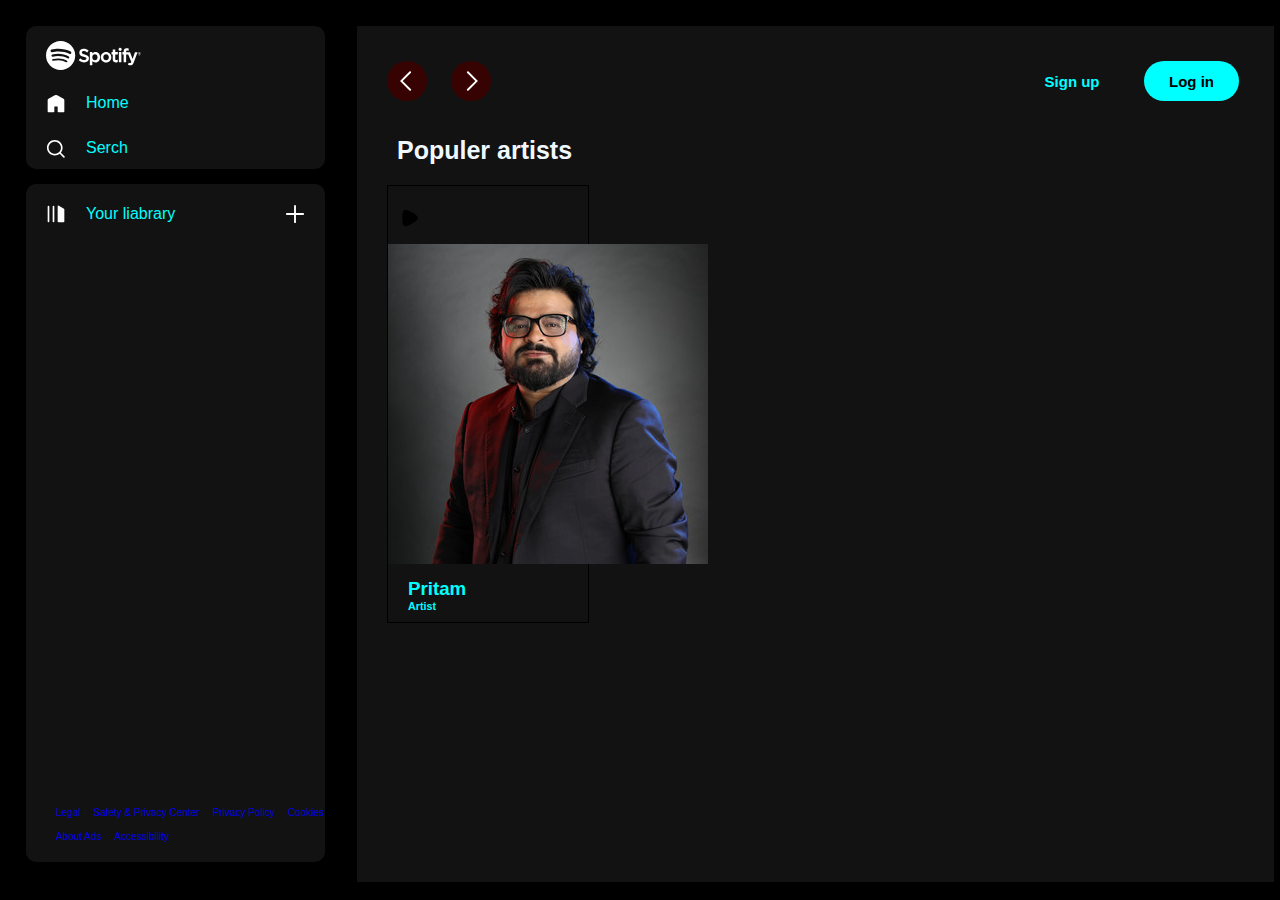
<file: src/index.html>
<!DOCTYPE html>
<html lang="en">

<head>
    <meta charset="UTF-8">
    <meta name="viewport" content="width=device-width, initial-scale=1.0">
    <title>Spotify</title>
    <script src="script.js"></script>
    <link rel="stylesheet" href="stayle.css">
    <link rel="stylesheet" href="uitility-css.css">
</head>

<body>
    <div class="layout flex gap ">
        <!-- left Side Bar -->
        <div class="left padding  border border-redius ">
            <!-- Home -->
            <div class="home p-1 gap-1 bg-gray border-redius ">
                <div class="logo curser-pointer">
                    <img src="logo.svg" alt="logo" srcset="" class="main-svg invert">
                </div>
                <ul class="list flex flex-diraction">

                    <li class="flex curser-pointer gap-1">
                        <img src="home.svg" alt="home" srcset="" class="svg-size invert">
                        <div class=" curser-pointer">
                            Home
                        </div>
                    </li>
                    <li class="flex curser-pointer">
                        <img src="serch.svg" alt="serch" srcset="" class="svg-size invert">
                        <div class=" curser-pointer">
                            Serch
                        </div>
                    </li>

                    <!-- <a href="#" class="btn-home flex gap ">
                        <img src="home.svg" alt="" srcset="" class="svg-size">
                        <p class="text-deco">Home</p>
                    </a>
                    <a href="#" class="btn-serch flex gap">
                        <img src="serch.svg" alt="" srcset="" class="svg-size">
                        <p class="text-deco">Serch</p>
                    </a> -->
                </ul>
            </div>
            <!-- libarary -->
            <header class="li bg-gray border-redius p-1 gap-1">
                <div class=" header flex ">
                    <div class="libarary bg-gray gap-1 flex item-center">
                        <img src="liabrary.svg" alt="logo" srcset="" class="svg-size invert curser-pointer">
                        <div class="logo curser-pointer in">Your liabrary</div>
                    </div>
                    <img src="plus.svg" alt="Expand" srcset="" class="invert svg-size curser-pointer plus-btn">

                </div>


                <div class="footer">
                    <div>
                        <a href="https://www.spotify.com/in-en/legal/">
                            Legal
                        </a>
                    </div>
                    <div>
                        <a href="https://www.spotify.com/in-en/safetyandprivacy/">
                            Safety & Privacy Center
                        </a>
                    </div>
                    <div>
                        <a href="https://www.spotify.com/in-en/legal/privacy-policy/">
                            Privacy Policy
                        </a>
                    </div>
                    <div>
                        <a href="https://www.spotify.com/in-en/legal/cookies-policy/">
                            Cookies
                        </a>
                    </div>
                    <div>
                        <a href="https://www.spotify.com/in-en/legal/privacy-policy/#s3">
                            About Ads
                        </a>
                    </div>
                    <div>
                        <a href="https://www.spotify.com/in-en/accessibility/">
                            Accessibility
                        </a>
                    </div>
                </div>

            </header>
        </div>
        <!-- Right Side Bar -->
        <div class="right border gap-1 bg-gray border-rediu ">
            <div class="header-r flex">
                <div class="l-R-btn">
                    <button><img src="left.svg" alt="" srcset=""
                            class="leftbtn invert svg-size curser-pointer "></button>
                    <button><img src="right.svg" alt="" srcset="" class="rightbtn invert svg-size curser-pointer ">
                    </button>
                </div>
                <div></div>
                <div class="ent-btn">
                    <button class="sign-up curser-pointer">Sign up</button>
                    <button class="log-in curser-pointer">Log in</button>
                </div>
            </div>
            <div class="artist">
                <div class="art-head flex">
                    <p class="pl"><a href="#">Populer artists</a></p>
                    <!-- <p class="sl"><a href="#">Show all</a></p> -->
                </div>

                <div class="card">
                    <div class="artists-sec border ">
                        <div class="play">
                            <svg xmlns="http://www.w3.org/2000/svg" viewBox="0 0 24 24" width="24" height="24"
                                fill="none">
                                <path
                                    d="M18.8906 12.846C18.5371 14.189 16.8667 15.138 13.5257 17.0361C10.296 18.8709 8.6812 19.7884 7.37983 19.4196C6.8418 19.2671 6.35159 18.9776 5.95624 18.5787C5 17.6139 5 15.7426 5 12C5 8.2574 5 6.3861 5.95624 5.42132C6.35159 5.02245 6.8418 4.73288 7.37983 4.58042C8.6812 4.21165 10.296 5.12907 13.5257 6.96393C16.8667 8.86197 18.5371 9.811 18.8906 11.154C19.0365 11.7084 19.0365 12.2916 18.8906 12.846Z"
                                    stroke="black" fill="#000" stroke-width="1.5" stroke-linejoin="round" />
                            </svg>
                        </div>
                        <img src="assats/pritam.jpeg" alt="" srcset="" class="art-img">
                        <div class="art-nm">
                            <h3>Pritam</h3>
                            <h6>Artist</h6>
                        </div>
                    </div>
                    
                    

                </div>
            </div>

        </div>
    </div>
    </div>
</body>

</html>
</file>
<file: src/stayle.css>
*{
    margin: 0;
    padding: 0;
    font-family: Arial, Helvetica, sans-serif;
}

body {
    padding: 5px;
    background-color: black;
}

.layout {
    column-gap: 20px;
}


.left{
    
    padding: 10px;
    width: 25vw;
}


.right{
    
    padding: 10px;
    width: 75vw;
}


.svg-size{
    width: 20px;
}

.main-svg {
    width: 95px;
}

.p-1 {
    padding: 15px 10px 10px 10px;
}

.left .home {

    padding-left: 20px;
}
.home ul li {
    list-style: none;
    width: 25px;
    gap: 20px;
    padding-top: 20px;
}

.home ul li:hover, .home ul li img:hover {
    color: brown;
}
.invert {
    filter: invert(1);
}

.list {
    justify-content: space-between;
    gap: 5px;
}

.gap-1 {
    gap: 20px;
}

/* .logo {
    padding-bottom: 15px;
} */


/* .libarary {
    padding-top: 20px;
    margin-left: 0px;
} */

.li {
    padding-top: 10px;
    
    margin-top: 15px;
    display: flex;
    justify-content: space-between;
    flex-direction: column;
    position: relative;
   

}

.header {
    padding-top: 10px;
    padding-left: 10px;
    display: flex;
    justify-content: space-between;
    align-items: flex-start;
    min-height: 72vh;


}
.header .plus-btn{
    padding-right: 10px;
}

.footer {
    font-size: 10px;
    display: flex;
    flex-wrap: wrap;
    gap: 13px;
    position: absolute;
    bottom: 0;
    padding-bottom: 20px;
    padding-left: 20px;
    
    
}


.footer div a {
    list-style: none;
    text-decoration: none;
}


/* Heder Componets CSS Start */

.right{
    margin-top: 20px;
}

.right .header-r{
    justify-content: space-between;
    align-items: center;
}

.right div div button{
    background: rgb(54, 2, 2);
    border: none;
    width: 40px;
    height: 40px;
    border-radius: 50px;
    margin: 10px;
    padding: 10px;
}


.right div div{
    margin: 10px;

}

.right div .ent-btn {
    
    gap: 10px;
    /* background-color: aqua; */
    padding: 5px;

}

.right div .ent-btn button{
    width: 95px;
    height: 40px;
}

.right div .ent-btn .sign-up
{
    background-color: transparent;
    color: aqua;
    font-weight: bolder;
    font-size: 15px;
}

.right div .ent-btn .log-in {
    
    border-radius: 20px;
    background-color: aqua;
    font-weight: bolder;
    font-size: 15px;
}

/* Heder Componets CSS End */

/* Artrista Saction Start */


.right .artist .art-head{
    padding-left: 20px;
    padding-right: 20px;
    
}

.right .artist .art-head .pl{
    font-weight: bolder;
    font-size: 25px;
    cursor: pointer;
}

.right .artist .art-head .pl a {
    text-decoration: none;
    color: aliceblue;
}

.right .artist .art-head .sl{
    font-weight: bold;
    font-size: 15px;
    cursor: pointer;
}

.right .artist .art-head .sl a {
    text-decoration: none;
    color: aliceblue;
}


.right .artist .card{
    display: flex;
    flex-wrap: wrap;
}
.right .artist .artists-sec {
    padding-top: 10px;
    width:  200px;

}

.right .artist .artists-sec .image .art-img{
    object-fit: contain;
    border-radius: 130px;
    width: 100%;
    
}

.right .artist .artists-sec .art-nm{
    padding-left: 10px;
    gap: 10px;
    
}
</file>
<file: src/uitility-css.css>
.flex{
    display: flex;
}

.content-center{
    justify-content: center;
}

.item-center{
    align-items: center;
}

.border{
    border: 1px solid rgb(0, 0, 0);
    
}

.border-redius{
    border-radius: 10px;
}

.gap {
    gap: 10px;
}

.flex-diraction{
    flex-direction: column;
}

.padding {
    padding: 20px;
}

.text-deco {
    
    font-family: 'Franklin Gothic Medium', 'Arial Narrow', Arial, sans-serif;
    text-decoration: none;
}

.bg-black{
    background-color: hsl(0, 20%, 74%);
    color: aqua;
}

.bg-gray{
    background-color: #121212;
    color: aqua;
}

.curser-pointer {
    cursor: pointer;
}

.m-2{
    margin: 5px;
}
</file>
